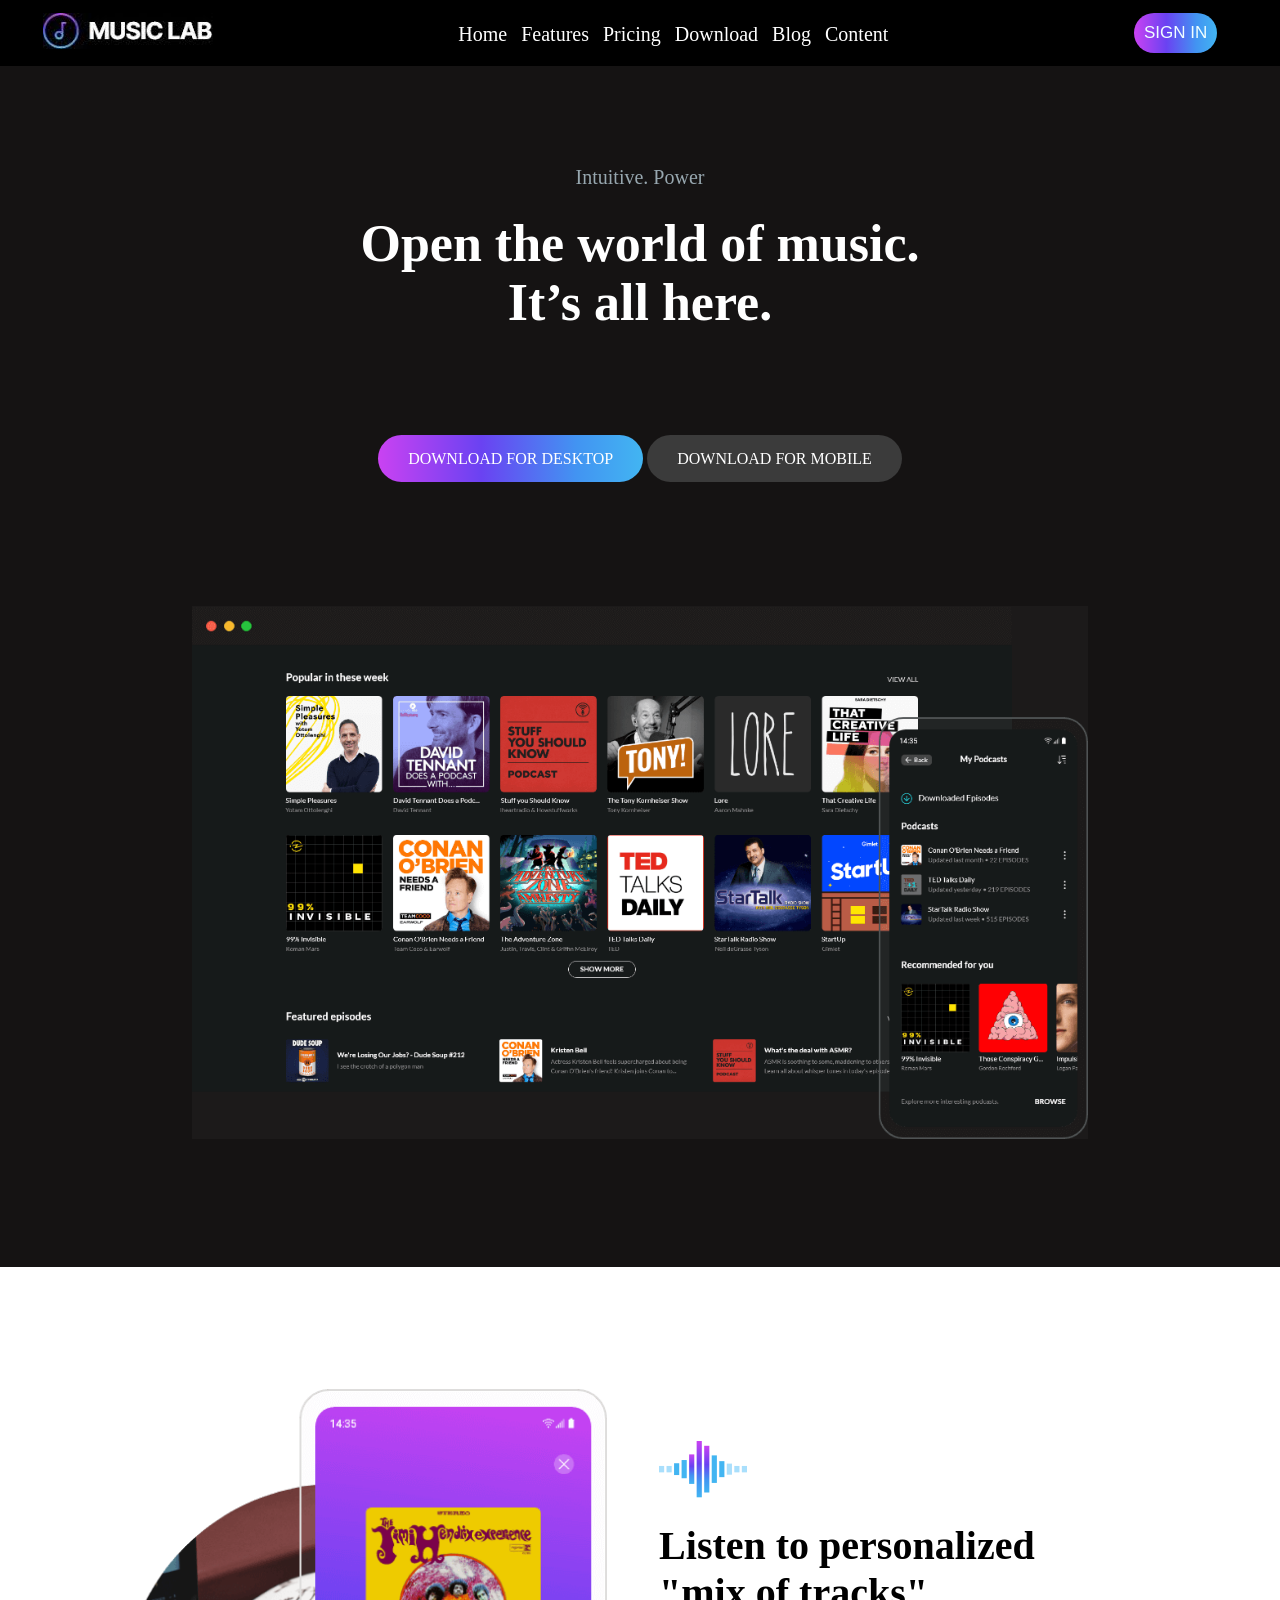
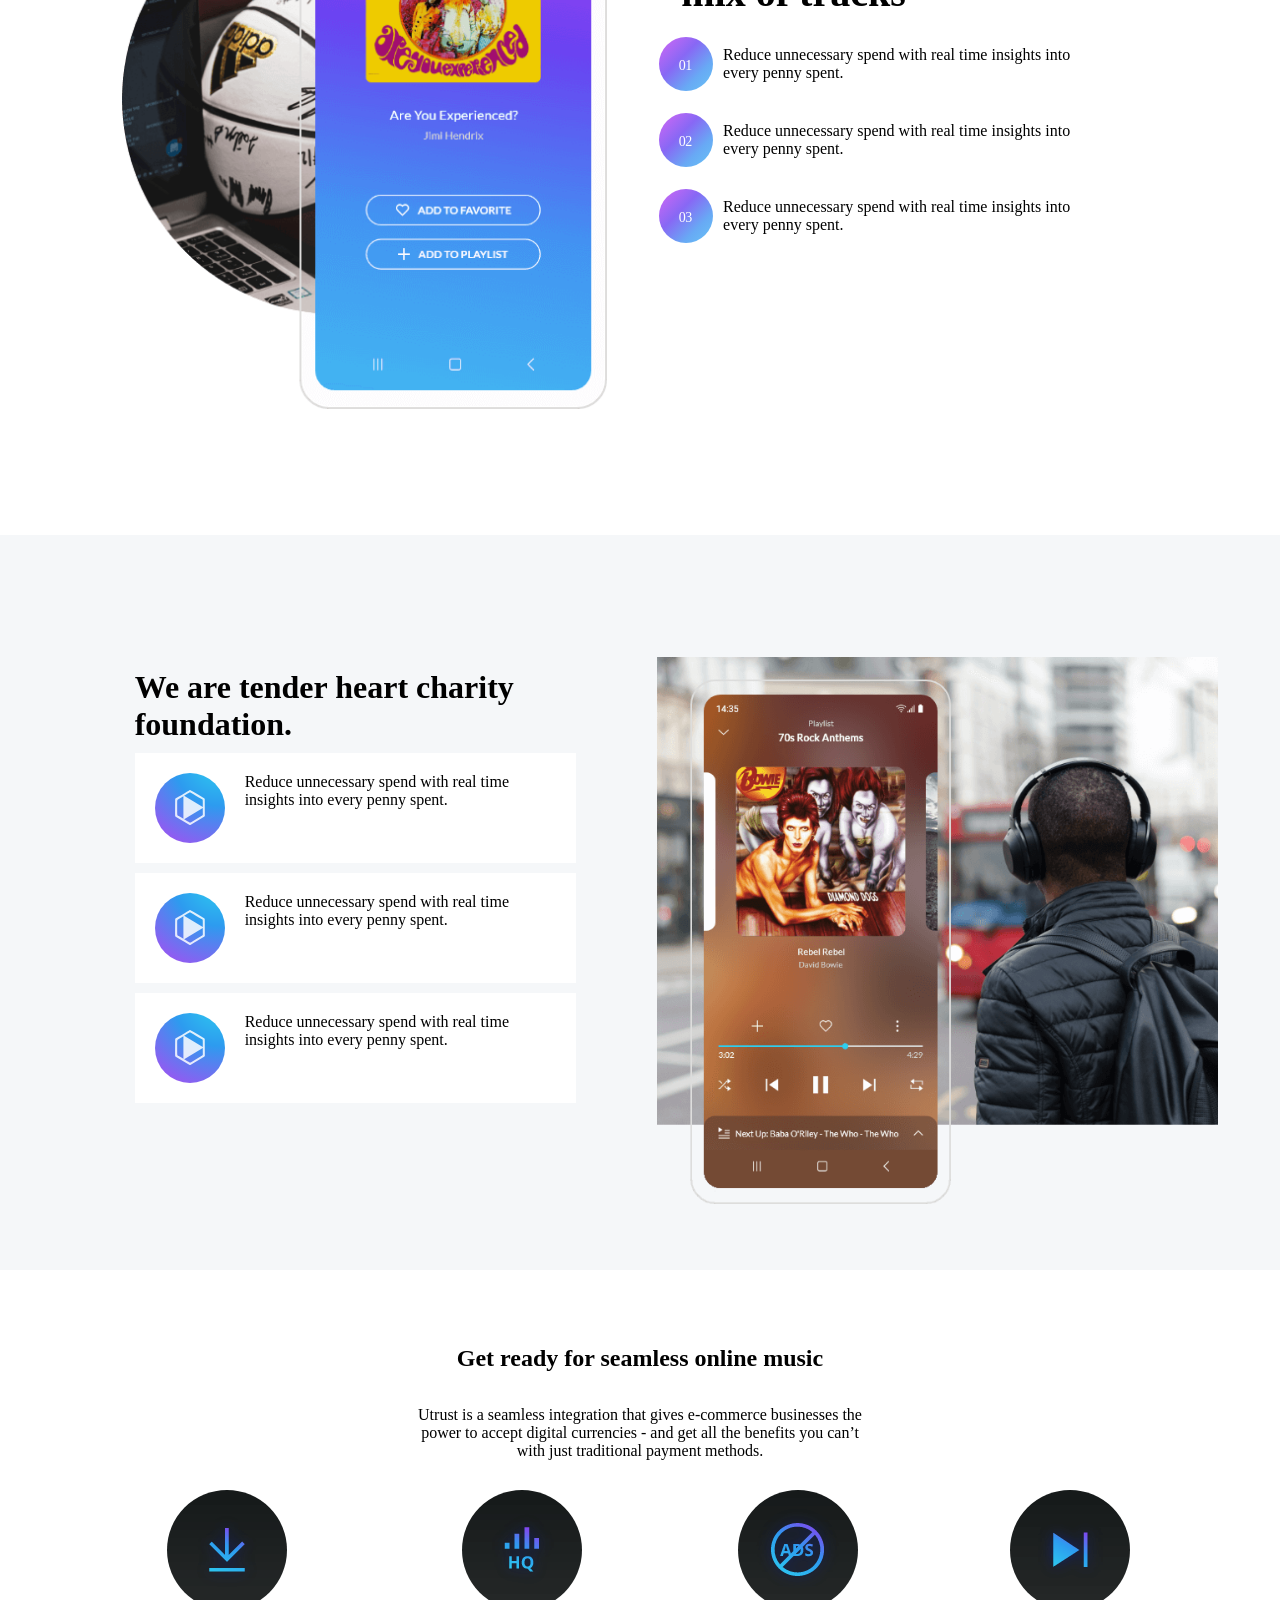
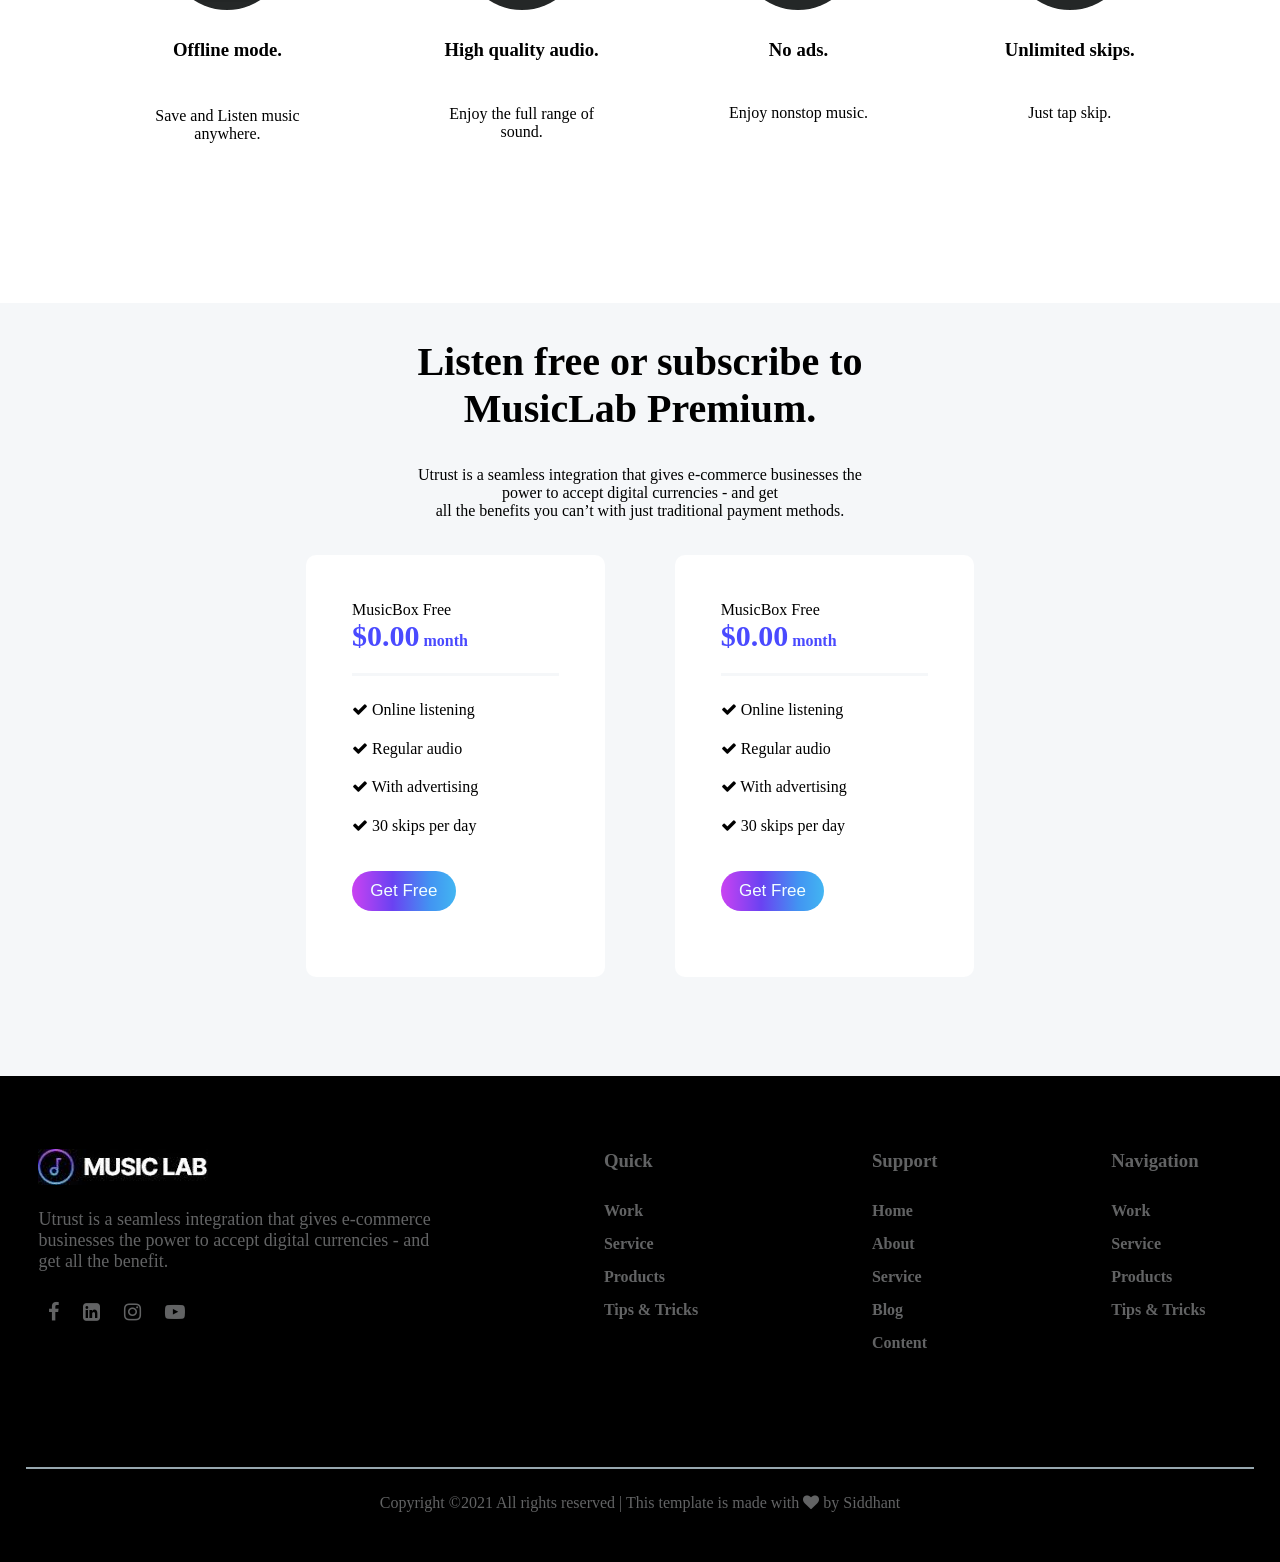
<file: index.html>
<!DOCTYPE html>
<html lang="en">
<head>
    <meta charset="UTF-8">
    <meta http-equiv="X-UA-Compatible" content="IE=edge">
    <meta name="viewport" content="width=device-width, initial-scale=1.0">
    <link rel="stylesheet" href="css/style1.css">
    <link rel="stylesheet" href="https://cdnjs.cloudflare.com/ajax/libs/font-awesome/4.7.0/css/font-awesome.min.css">
    <title>Music Lab</title>
</head>
<body>
    <section class="header">
    <nav>
        <a href="index1.html"><img src="img/logo.jpg" alt="logo"></a>
        <div class="nav-links" id="myLinks">   
            <ul>
                <li class="list"><a href="#"> Home     </a></li>
                <li class="list"><a href="#"> Features </a></li>
                <li class="list"><a href="#"> Pricing  </a></li>
                <li class="list"><a href="#"> Download </a></li>
                <li class="list"><a href="#"> Blog     </a></li>
                <li class="list"><a href="#"> Content  </a></li>
            </ul>
        </div> 
       <div class="btn">
        <button class="btn">SIGN IN</button>
        <i class="fa fa-bars"  id="btn_1"></i>
        </div>
    </nav>
    </section>
    <!-- ------------------------ download ------------------------- -->
    <section class="dwlnd">
        <div class="hero">
        <span id="sText" >
            Intuitive. Powerful. Runs everywhere
        </span>
        <h1>
            Open the world of music. <br> It’s all here.
        </h1>
        <div class="link">
            <a href="" id="bt1" >DOWNLOAD FOR DESKTOP</a>
            <a href="" id="bt2" >DOWNLOAD FOR MOBILE</a>
        </div>
    </div>
    <div class="hero-pic">
    <img src="img/xhero-desktop.png.pagespeed.ic.xxQqC5O0F5.webp" alt="">
    </div>
    </section>
<!-- ----------------------------- personalized mix of tracks ----------------------------- -->
<section class="personalized">
    <div class="personalized">
        <div class="pic">
        <img src="img/xabout1.png.pagespeed.ic.5Gj3LraFvx.webp" alt="" >
        </div>
        <div class="content_per">
            <div>
            <img src="img/xsound.png.pagespeed.ic.aqZmb5nW4H.webp" alt="">
            <h2>Listen to personalized <br> "mix of tracks"</h2>
            </div>
            <div id="f2">
            <div class="num">
                <img src="img/number1.svg" alt="">
                <p>Reduce unnecessary spend with real time insights into every penny spent.</p>
            </div>
            <div class="num">
                <img src="img/number2.svg" alt="">
                <p>Reduce unnecessary spend with real time insights into every penny spent.</p>
            </div>
            <div class="num">
                <img src="img/number3.svg" alt="">
                <p>Reduce unnecessary spend with real time insights into every penny spent.</p>
            </div>
            </div>
        </div>
    </div>
</section>
 <!-- ----------------------------- heart charity foundation ------------------------- -->
<section class="charity">
    <div class="charity1">
        <div class="content-charity">
            <h1>We are tender heart charity foundation.</h1>
            <div class="pic-img">
                <img src="img/finder.svg" alt="">
                <p>Reduce unnecessary spend with real time insights into every penny spent.</p>
            </div>
            <div class="pic-img">
                <img src="img/finder.svg" alt="">
                <p>Reduce unnecessary spend with real time insights into every penny spent.</p>
            </div>
            <div class="pic-img">
                <img src="img/finder.svg" alt="">
                <p>Reduce unnecessary spend with real time insights into every penny spent.</p>
            </div>
        </div>
        <div class="pimg">
        <img src="img/xabout2.png.pagespeed.ic.72aMp8Hctl.webp" alt="" >
        </div>
    </div>
</section>
<!-- ----------------------------- seamless -------------------------- -->
<section class="seamless">
    <div class="seamless">
       <h1>Get ready for seamless online music</h1>
       <p>Utrust is a seamless integration that gives e-commerce businesses the power to accept digital currencies - and get all the benefits you can’t with just traditional payment methods.</p>

    <div class="seamless-box">
        <div class="seam">
            <div>
                <img src="img/xonlinemusic1.png.pagespeed.ic.-YIR7EM0TZ.webp" alt="">
            </div>
            <h3>Offline mode.</h3>
            <p>Save and Listen music anywhere.</p>
        </div>
        <div class="seam">
            <div>
                <img src="img/xonlinemusic2.png.pagespeed.ic.Cceh80Y6Rl.webp" alt="">
            </div>
            <h3>High quality audio.</h3>
            <p>Enjoy the full range of sound.</p>
        </div>
        <div class="seam">
            <div>
                <img src="img/xonlinemusic3.png.pagespeed.ic.zgqB0nbRru.webp" alt="">
            </div>
            <h3>No ads.</h3>
            <p>Enjoy nonstop music.</p>
        </div>
        <div class="seam">
            <div>
                <img src="img/xonlinemusic4.png.pagespeed.ic.Eik9M26QE1.webp" alt="">
            </div>
            <h3>Unlimited skips.</h3>
            <p>Just tap skip.</p>
        </div>
    </div>

    </div>
</section>
<!-- ---------------------------subscription-------------------------- -->
<section class="subscribe">
<div class="subscribe1">
    <div class="one">
    <h1>Listen free or subscribe to <br>
    MusicLab Premium.</h1>
    <p>Utrust is a seamless integration that gives e-commerce businesses the <br> power to accept digital currencies - and get <br> all the benefits you can’t with just traditional payment methods.</p>
</div>
<div class="subs-box">
    <div class="box">
        <div id="up_part">
        <p>MusicBox Free </p>
        <h4> <span id="ss">$0.00</span>
        <span>month</span>
        </h4>
        </div>
        <div id="list">
            <ul>
                <li><i class="fa fa-check"></i>  Online listening</li>
                <li><i class="fa fa-check"></i>  Regular audio</li>
                <li><i class="fa fa-check"></i>  With advertising</li>
                <li><i class="fa fa-check"></i>  30 skips per day</li>
            </ul>
        </div>
        <div class="btn">
           <button >Get Free</button>
        </div>
    </div>
    <div class="box">
        <div id="up_part">
        <p>MusicBox Free </p>
        <h4> <span id="ss">$0.00</span>
        <span>month</span>
        </h4>
        </div>
        <div id="list">
            <ul>
                <li><i class="fa fa-check"></i>  Online listening</li>
                <li><i class="fa fa-check"></i>  Regular audio</li>
                <li><i class="fa fa-check"></i>  With advertising</li>
                <li><i class="fa fa-check"></i>  30 skips per day</li>
            </ul>
        </div>
        <div class="btn">
           <button >Get Free</button>
        </div>
    </div>
</div>
</div>
</section>
<!------------------------------ Footer -------------------------------->
<section class="footer">   
<div class="footer1">
    <div class="social">
    <img src="img/logo.jpg" alt="">
    <p>Utrust is a seamless integration that gives e-commerce <br> businesses the power to accept digital currencies - and <br> get all the benefit.</p>
    <div class="social-media">
        <ul>
            <li><i class="fa fa-facebook"></i></li>
            <li><i class="fa fa-linkedin-square"></i></li>
            <li><i class="fa fa-instagram"></i></li>
            <li><i class="fa fa-youtube-play"></i></li>
        </ul>
    </div>
</div>
<div class="links">
    <div class="quick">
        <h3>Quick</h3>
        <ul>
            <li>Work</li>
            <li>Service</li>
            <li>Products</li>
            <li>Tips & Tricks</li>
        </ul>
    </div>
    <div class="quick">
        <h3>Support</h3>
        <ul>
            <li>Home</li>
            <li>About</li>
            <li>Service</li>
            <li>Blog</li>
            <li>Content</li>
        </ul>
    </div>
    <div class="quick">
        <h3>Navigation</h3>
        <ul>
            <li>Work</li>
            <li>Service</li>
            <li>Products</li>
            <li>Tips & Tricks</li>
        </ul>
    </div>
</div>
</div>
<div class="respect">
    <p>Copyright ©2021 All rights reserved | This template is made with <i class="fa fa-heart"></i> by Siddhant</p>
</div>
</section>
<script>
    const nav = document.getElementById('myLinks');
    const btn = document.getElementById('btn_1');
    btn.addEventListener('click',()=>{
        console.log("hii");
        nav.classList.toggle('active');
    });

    let sText = document.getElementById('sText').innerText;
    let index = 0;
    function writeText(){
        document.getElementById('sText').innerText = sText.slice(0, index);
        index++;
        if(index>sText.length-1){
            index = 0;
        }
    }
    setInterval(writeText,100);
</script>
</body>
</html>
</file>
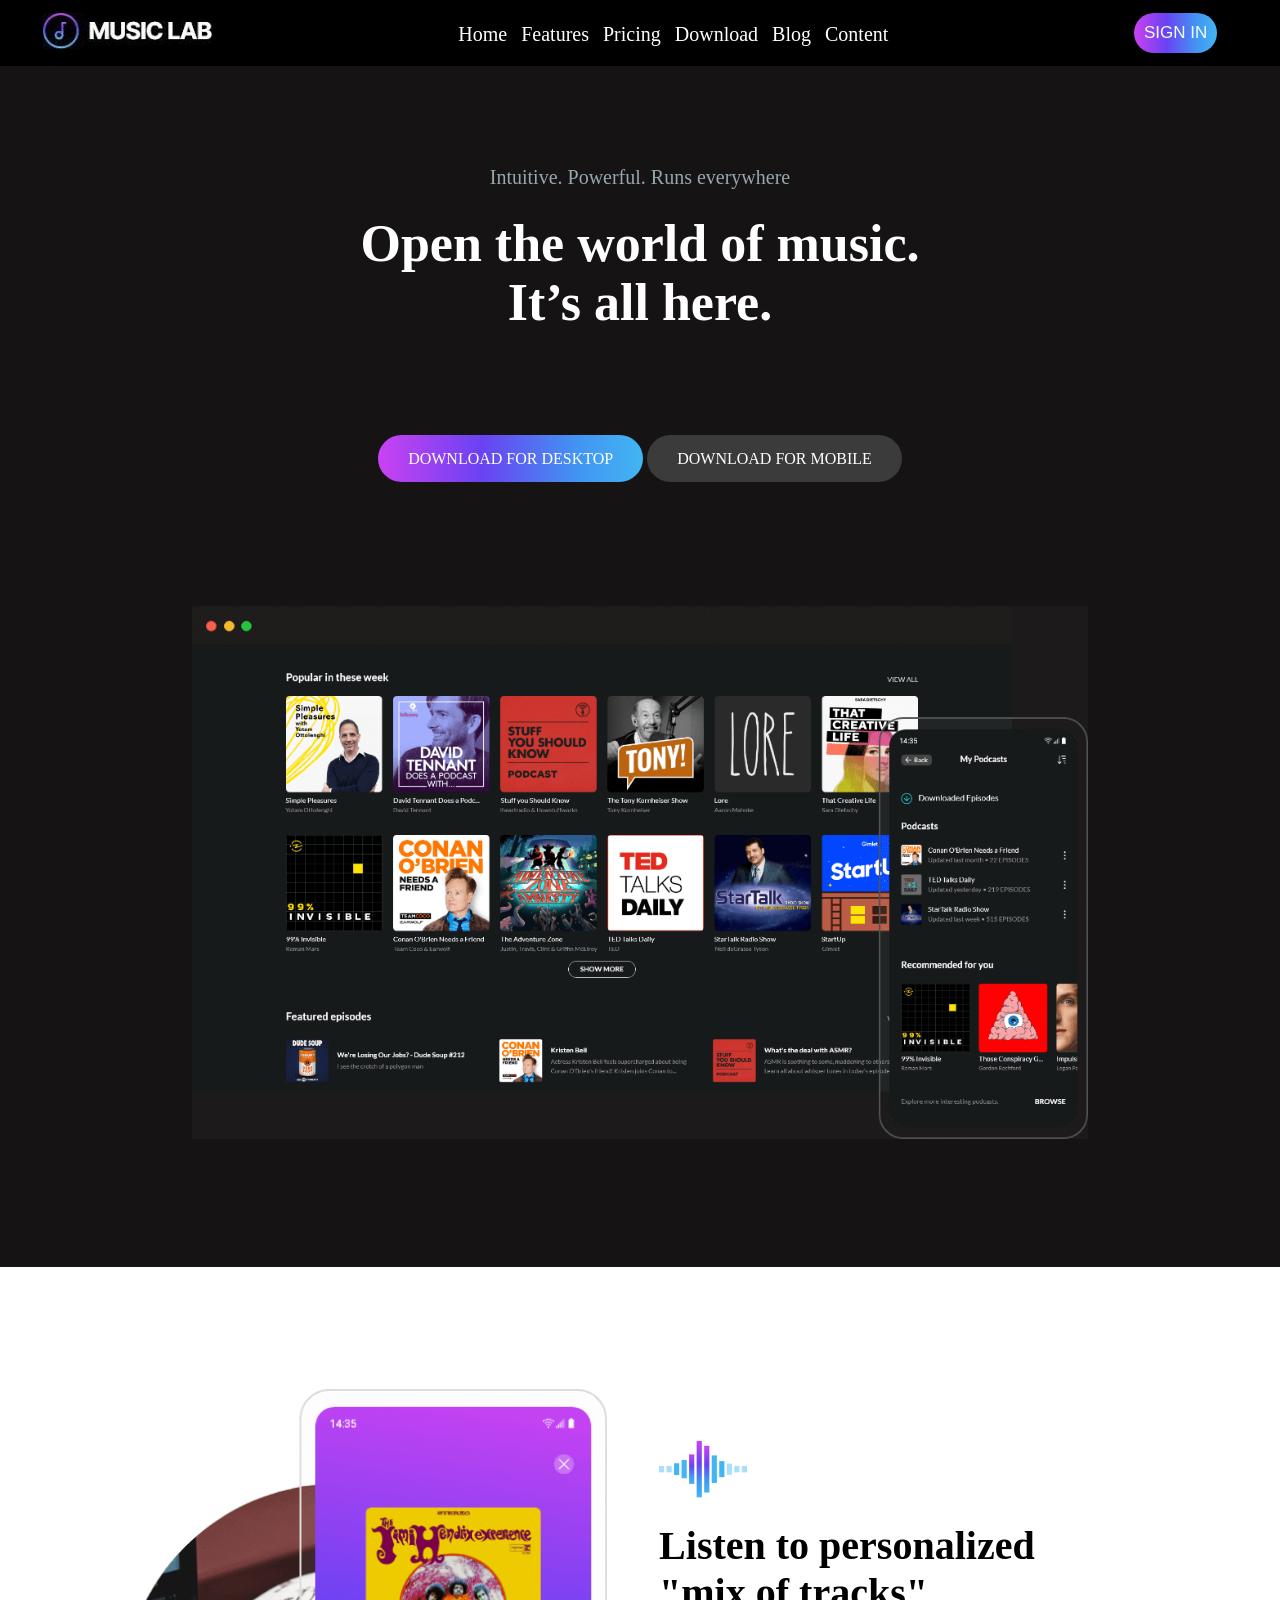
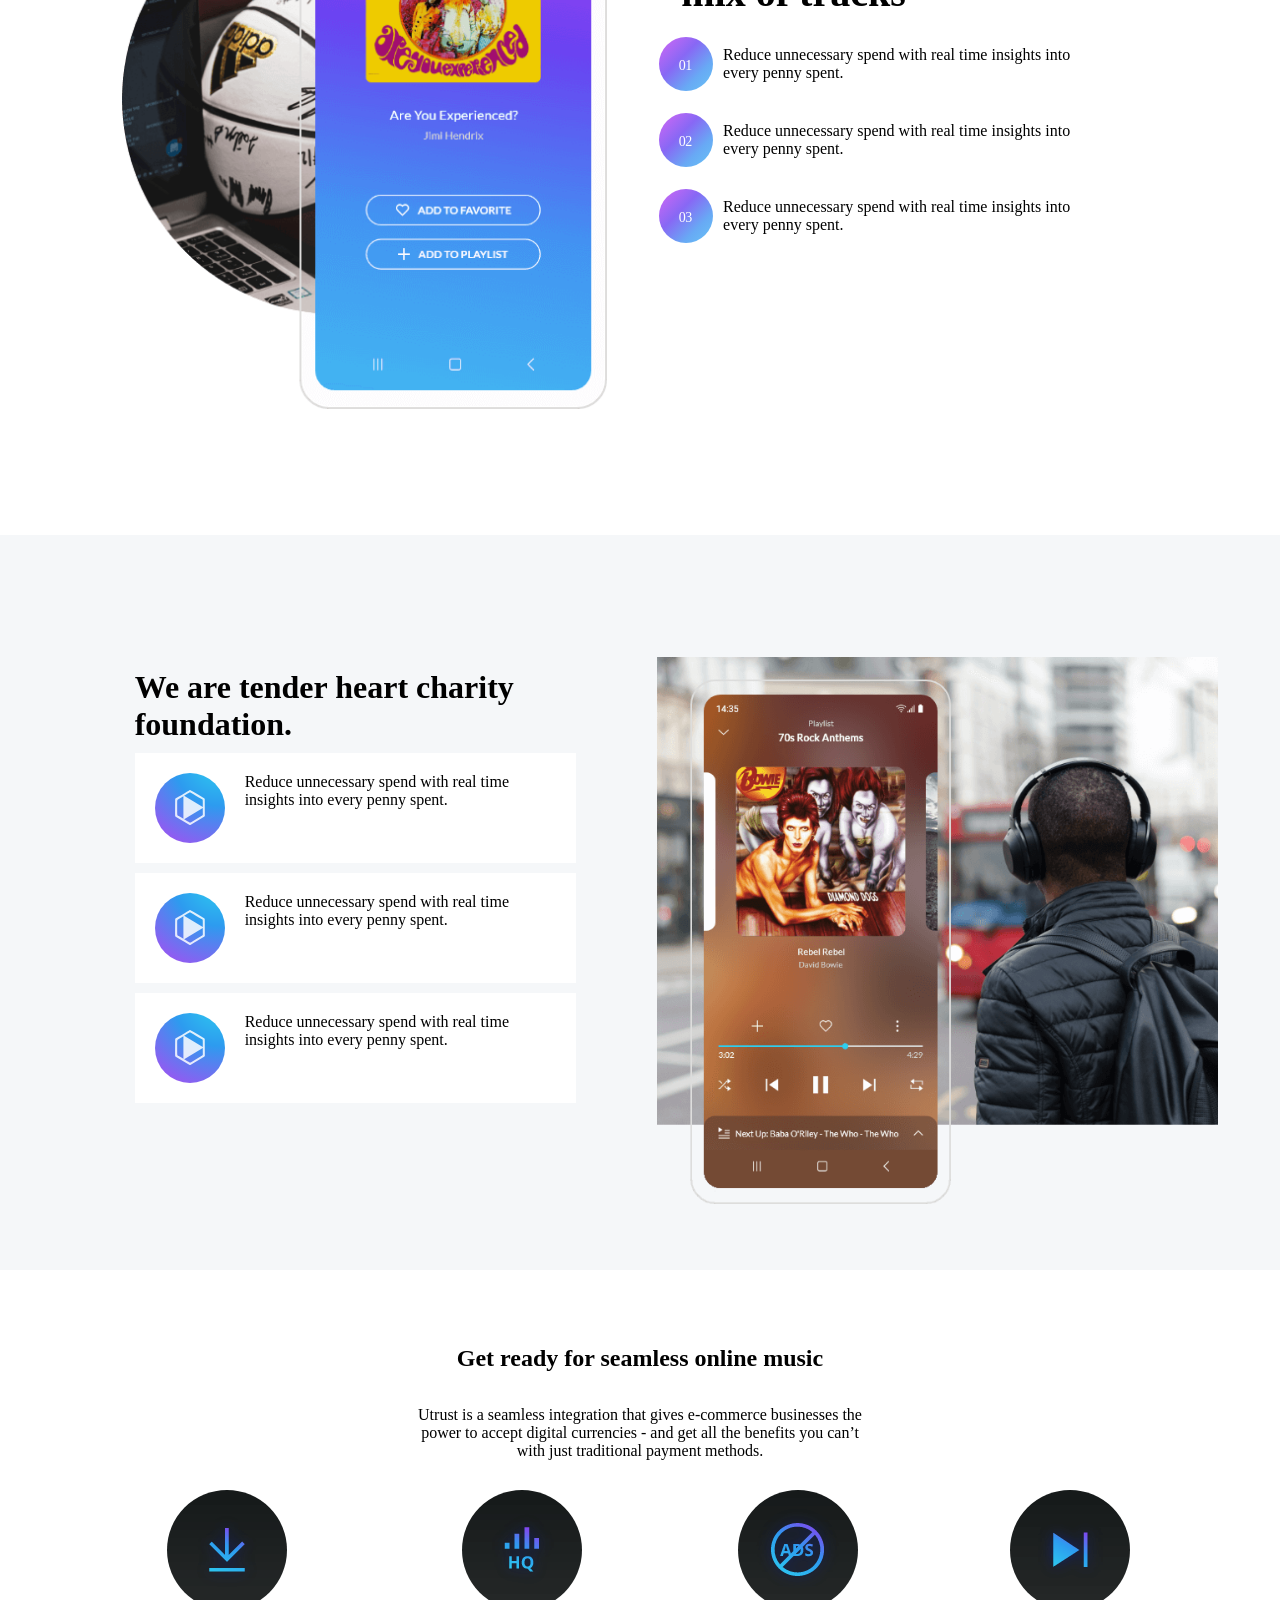
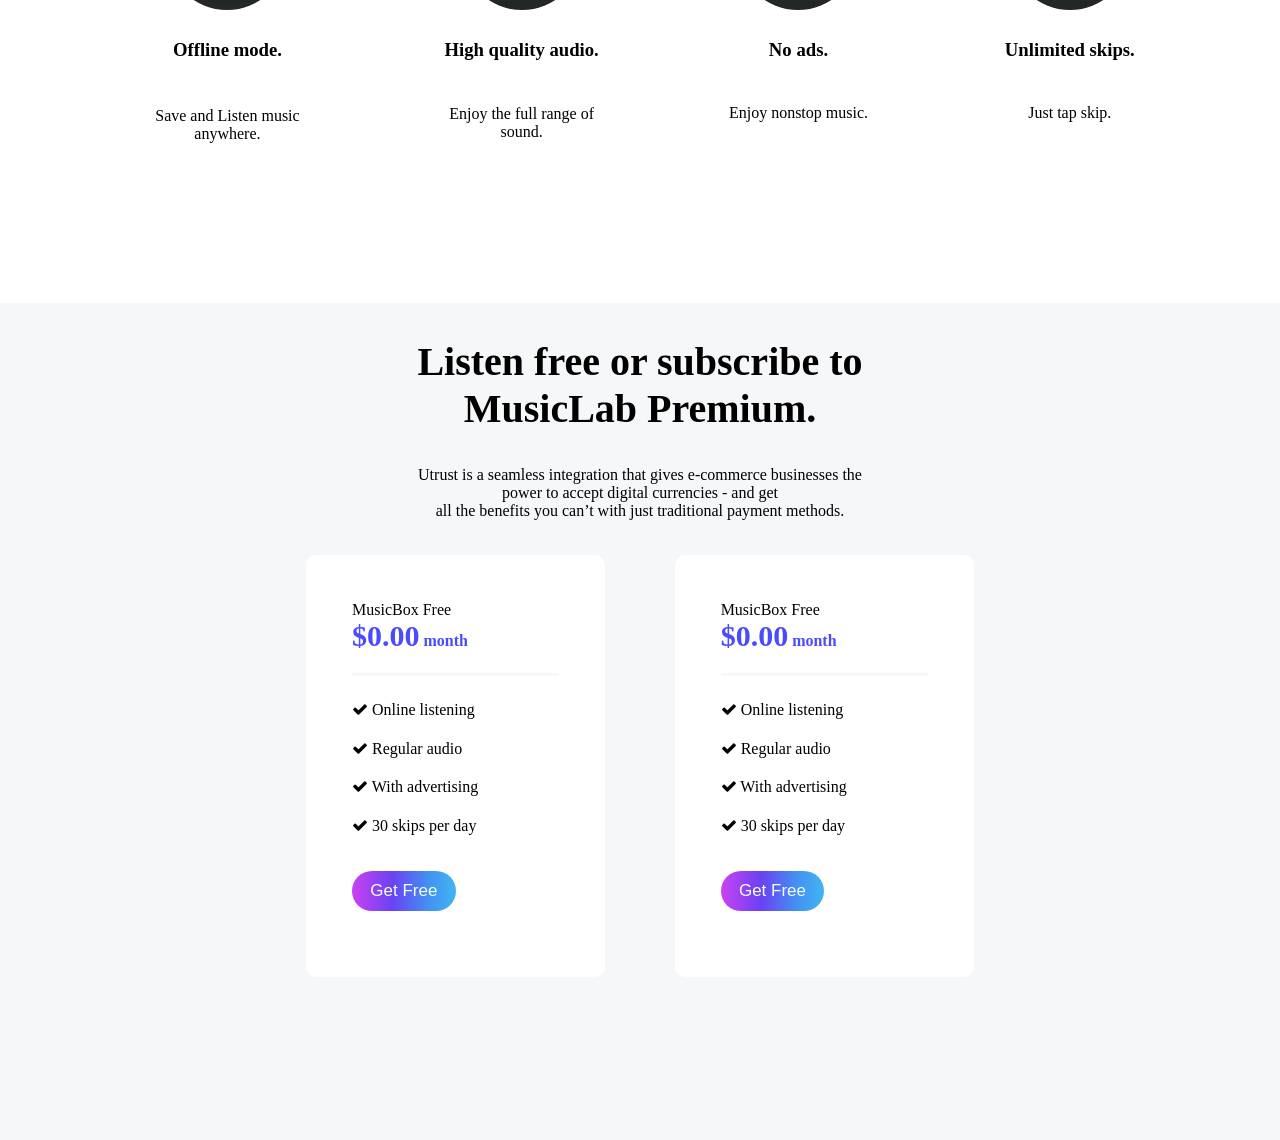
<file: index1.html>
<!DOCTYPE html>
<html lang="en">
<head>
    <meta charset="UTF-8">
    <meta http-equiv="X-UA-Compatible" content="IE=edge">
    <meta name="viewport" content="width=device-width, initial-scale=1.0">
    <link rel="stylesheet" href="css/style1.css">
    <link rel="stylesheet" href="https://cdnjs.cloudflare.com/ajax/libs/font-awesome/4.7.0/css/font-awesome.min.css">
    <title>Music Lab</title>
</head>
<body>
    <section class="header">
    <nav>
        <a href="index1.html"><img src="img/logo.jpg" alt="logo"></a>
        <div class="nav-links">   
            <ul>
                <li class="list"><a href="#"> Home     </a></li>
                <li class="list"><a href="#"> Features </a></li>
                <li class="list"><a href="#"> Pricing  </a></li>
                <li class="list"><a href="#"> Download </a></li>
                <li class="list"><a href="#"> Blog     </a></li>
                <li class="list"><a href="#"> Content  </a></li>
            </ul>
        </div> 
       <div class="btn">
        <button class="btn">SIGN IN</button>
        <i class="fa fa-bars"></i>
        </div>
    </nav>
    </section>
    <!-- ------------------------ download ------------------------- -->
    <section class="dwlnd">
        <div class="hero">
        <span>
            Intuitive. Powerful. Runs everywhere
        </span>
        <h1>
            Open the world of music. <br> It’s all here.
        </h1>
        <div class="link">
            <a href="" id="bt1" >DOWNLOAD FOR DESKTOP</a>
            <a href="" id="bt2" >DOWNLOAD FOR MOBILE</a>
        </div>
    </div>
    <div class="hero-pic">
    <img src="img/xhero-desktop.png.pagespeed.ic.xxQqC5O0F5.webp" alt="">
    </div>
    </section>
<!-- ----------------------------- personalized mix of tracks ----------------------------- -->
<section class="personalized">
    <div class="personalized">
        <div class="pic">
        <img src="img/xabout1.png.pagespeed.ic.5Gj3LraFvx.webp" alt="" >
        </div>
        <div class="content_per">
            <div>
            <img src="img/xsound.png.pagespeed.ic.aqZmb5nW4H.webp" alt="">
            <h2>Listen to personalized <br> "mix of tracks"</h2>
            </div>
            <div id="f2">
            <div class="num">
                <img src="img/number1.svg" alt="">
                <p>Reduce unnecessary spend with real time insights into every penny spent.</p>
            </div>
            <div class="num">
                <img src="img/number2.svg" alt="">
                <p>Reduce unnecessary spend with real time insights into every penny spent.</p>
            </div>
            <div class="num">
                <img src="img/number3.svg" alt="">
                <p>Reduce unnecessary spend with real time insights into every penny spent.</p>
            </div>
            </div>
        </div>
    </div>
</section>
 <!-- ----------------------------- heart charity foundation ------------------------- -->
<section class="charity">
    <div class="charity1">
        <div class="content-charity">
            <h1>We are tender heart charity foundation.</h1>
            <div class="pic-img">
                <img src="img/finder.svg" alt="">
                <p>Reduce unnecessary spend with real time insights into every penny spent.</p>
            </div>
            <div class="pic-img">
                <img src="img/finder.svg" alt="">
                <p>Reduce unnecessary spend with real time insights into every penny spent.</p>
            </div>
            <div class="pic-img">
                <img src="img/finder.svg" alt="">
                <p>Reduce unnecessary spend with real time insights into every penny spent.</p>
            </div>
        </div>
        <div class="pimg">
        <img src="img/xabout2.png.pagespeed.ic.72aMp8Hctl.webp" alt="" >
        </div>
    </div>
</section>
<!-- ----------------------------- seamless -------------------------- -->
<section class="seamless">
    <div class="seamless">
       <h1>Get ready for seamless online music</h1>
       <p>Utrust is a seamless integration that gives e-commerce businesses the power to accept digital currencies - and get all the benefits you can’t with just traditional payment methods.</p>

    <div class="seamless-box">
        <div class="seam">
            <div>
                <img src="img/xonlinemusic1.png.pagespeed.ic.-YIR7EM0TZ.webp" alt="">
            </div>
            <h3>Offline mode.</h3>
            <p>Save and Listen music anywhere.</p>
        </div>
        <div class="seam">
            <div>
                <img src="img/xonlinemusic2.png.pagespeed.ic.Cceh80Y6Rl.webp" alt="">
            </div>
            <h3>High quality audio.</h3>
            <p>Enjoy the full range of sound.</p>
        </div>
        <div class="seam">
            <div>
                <img src="img/xonlinemusic3.png.pagespeed.ic.zgqB0nbRru.webp" alt="">
            </div>
            <h3>No ads.</h3>
            <p>Enjoy nonstop music.</p>
        </div>
        <div class="seam">
            <div>
                <img src="img/xonlinemusic4.png.pagespeed.ic.Eik9M26QE1.webp" alt="">
            </div>
            <h3>Unlimited skips.</h3>
            <p>Just tap skip.</p>
        </div>
    </div>

    </div>
</section>
<!-- ---------------------------subscription-------------------------- -->
<section class="subscribe">
<div class="subscribe1">
    <div class="one">
    <h1>Listen free or subscribe to <br>
    MusicLab Premium.</h1>
    <p>Utrust is a seamless integration that gives e-commerce businesses the <br> power to accept digital currencies - and get <br> all the benefits you can’t with just traditional payment methods.</p>
</div>
<div class="subs-box">
    <div class="box">
        <div id="up_part">
        <p>MusicBox Free </p>
        <h4> <span id="ss">$0.00</span>
        <span>month</span>
        </h4>
        </div>
        <div id="list">
            <ul>
                <li><i class="fa fa-check"></i>  Online listening</li>
                <li><i class="fa fa-check"></i>  Regular audio</li>
                <li><i class="fa fa-check"></i>  With advertising</li>
                <li><i class="fa fa-check"></i>  30 skips per day</li>
            </ul>
        </div>
        <div class="btn">
           <button >Get Free</button>
        </div>
    </div>
    <div class="box">
        <div id="up_part">
        <p>MusicBox Free </p>
        <h4> <span id="ss">$0.00</span>
        <span>month</span>
        </h4>
        </div>
        <div id="list">
            <ul>
                <li><i class="fa fa-check"></i>  Online listening</li>
                <li><i class="fa fa-check"></i>  Regular audio</li>
                <li><i class="fa fa-check"></i>  With advertising</li>
                <li><i class="fa fa-check"></i>  30 skips per day</li>
            </ul>
        </div>
        <div class="btn">
           <button >Get Free</button>
        </div>
    </div>
</div>

</div>
</section>
</body>
</html>
</file>
<file: css/style1.css>
*{
    margin: 0;
    padding: 0;
}
body{
    font-family: 'Inter';
    overflow-x: hidden;
}
.header{
    position: relative;
}
nav{
    display: flex;
    justify-content: space-between;
    flex-basis: 32%;
    margin: 0px 30px;
    padding: 1%;
}
.nav-links ul li{
    display: inline-block;  /*This makes the items of  lists in horizontal*/
    margin-top: 10px;
}
.nav-links ul li a{
    text-decoration: none;
    font-size: 20px;
    padding: 2px 5px;
    margin-top: 5px;
    color: white;
    transition: 1s;
}
.nav-links ul li a:hover{
    color: #626364;
}
.btn button{
    margin-right:20px;
    cursor: pointer;
}
.btn button{
    font-family: 'Inter', sans-serif;
    font-size: 17px;
    padding: 10px;
    border-radius: 20px;
    background: linear-gradient(to right, rgb(202, 66, 242) 0%, rgb(106, 66, 242) 39%, rgb(66, 148, 242) 75%, rgb(66, 181, 242) 100%, rgb(125, 185, 232) 100%);
    color: azure;
    border-style: none;
}
.header::before{
    content: "";
    background: rgb(0, 0, 0);
    width: 100%;
    height: 100%;
    z-index: -1;
    position: absolute;
    opacity: 1;
}
.btn i{
    display: none;
}
nav .fa{
    color: rgb(70, 69, 69);
    font-size: 22px;
    margin: 10px;
    margin-right: 0px;
    cursor: pointer;
}
.link{
    padding:3% ;
}
@media(max-width:855px){
    .btn button{
    display: none;
    }
    .btn i{
        display: block;
    }
    .nav-links{
        position: fixed;
        width: 100vw;
        top: 45px;
        left: 0;
        height: 220px;
        text-align: center;
        background: rgb(49, 49, 49);
        justify-content: center;
        transform: translateY(-125%);
        z-index: 2;
        transition: 0.5s ease-in-out;
    }
    .nav-links ul li{
        display: block;
    }
    .nav-links.active{
        transform: translateY(0);
    }
}
/* ---------------------DOWNLOAD--------------- */
.dwlnd{
    text-align: center;
    position: relative;
}
.dwlnd .hero{
    padding-top: 100px;
    margin-bottom: 100px;
}
.dwlnd span{
    color: #97a7af;
    font-size: 20px;
    margin-bottom: 30px;
    margin-top: 100px;
    
}
.dwlnd::before{
    content: "";
    background: #151313;
    left: 0;
    width: 100%;
    height: 100%;
    z-index: -1;
    position: absolute;
    opacity: 1;
}
.dwlnd .hero h1{
    position: relative;
    margin: 25px 0px;
    font-size: 52px;
    font-weight: 600;
    color: white;
    animation-name: b-t;
    animation-duration: 1s;
    animation-iteration-count: 1;
    
}
@keyframes b-t{
    0%{
        bottom: -250px;

    }
    100%{
        bottom: 0px;
    }
}
.dwlnd .link a{
    text-decoration: none;
    padding: 15px 30px;
    border-radius: 25px;
    color: white;
    margin: auto;
    margin-bottom: 20px;
    width: fit-content;       
}
.dwlnd .link{
   margin-top: 80px;
}
.dwlnd .link #bt1{
    position: relative;
    background: linear-gradient(to right, rgb(202, 66, 242) 0%, rgb(106, 66, 242) 39%, rgb(66, 148, 242) 75%, rgb(66, 181, 242) 100%, rgb(125, 185, 232) 100%);
    animation-name: l-r;
    animation-duration: 1.3s;
    animation-iteration-count: 1;
   
}
@keyframes l-r{
    0%{
        left: -250px;

    }
    100%{
       left: 0;
    }
}
.dwlnd .link #bt2{
    position: relative;
    background-color: rgb(59, 59, 59);
    animation-name: r-l;
    animation-duration: 1.3s;
    animation-iteration-count: 1;
    
}
@keyframes r-l{
    0%{
        right: -250px;

    }
    100%{
       right: 0;
    }
}
.dwlnd .link #bt2:hover{
    background: linear-gradient(to right, rgb(202, 66, 242) 0%, rgb(106, 66, 242) 39%, rgb(66, 148, 242) 75%, rgb(66, 181, 242) 100%, rgb(125, 185, 232) 100%);
}
.dwlnd .hero-pic{
    display: flex;
    justify-content: center;
    padding-bottom: 10%;
    padding-top: 0;
    overflow: hidden;
    
}
.dwlnd img{
    width: 70%;
}
@media(max-width:855px){
     .dwlnd .link{
        display: flex;
        flex-direction: column;
        flex-wrap: wrap;
    }
    .dwlnd .link a{
        font-size:small;
    }
    .dwlnd h1{
        font-size: 35px;
    }
    
}
/* ----------------------------- personalized mix of tracks ----------------------------- */
.personalized{
    padding: 5%;
    display: flex;
}
.personalized .pic img{
    margin-right: 100px;
    width: 100%;
}
.content_per h2{
    font-size: 40px;
    margin-top: 20px;
}
.content_per{
    display: flex;
    flex-direction: column;
    padding: 5%;
    text-align: left;
}
.content_per div{
    margin-bottom: 20px;
}
.num{
    display: flex;
}
.num p{
    margin:10px;
}
@media(max-width:855px){
    .personalized{
        flex-direction: column;
    }
    .num{
        flex-direction: column;
    }
    .personalized .pic img{
        width: 100%;
        margin-right: 0px;
    }
    .num img{
        width: 70px;
    }
    .content_per{
        padding-left: 0;
    }
    .content_per h2{
        font-size: 20px;
    }
}
/* -----------------------heart charity foundation.---------------------- */
.charity{
    position: relative;
   
}
.charity::before{
    content: "";
    background: #F5F7F9;
    height: 100%;
    width: 100%;
    position: absolute;
    opacity: 1;
    z-index: -1;
}
.charity1{
    display: flex;
    padding: 3%;
}
.content-charity{
    padding: 8%;
    width: 40%;
   
}
.content-charity h1{
    font-size: 32px;
} 
.pic-img{
    display: flex;
    margin: 10px;
    margin-left: 0;
    width: 100%;
    padding: 20px;
    background-color: #fff;
    
}
.pimg{
    margin-top: 5%;
    margin-left: 0;
    padding: 2%;
}
.pimg img{
    width: 100%;
}
.pic-img img{
    margin-right: 20px;
   
}
@media(max-width:855px){
    .charity1{
        flex-direction: column;
    }
    .content-charity h1{
        font-size: 16px;
    }
    .content-charity{
        padding: 2%;
        width: 86%;
    }
    .pic-img{
        width: 100%;
    }
}
/* ------------------ seamless -------------------- */
.seamless{
    text-align: center;
    padding: 3%;
}

.seamless h1{
    margin-bottom: 3%;
}
.seamless p{
    padding: 30px;
    padding-top: 0;
    padding-left: 30%;
    padding-right: 30%;
}
.seamless-box{
    display: flex;
    flex-wrap: wrap;
    justify-content: space-around;
    vertical-align: center;
}
.seamless img{
    margin: 0 30px;
}
.seam h3{
    margin: 25px 0;
}
.seam p{
    padding: 10%;
}
@media(max-width:855px){
    .seamless p{
        padding: 30px;
        padding-top: 0;
    }
}
/* ------------------------Subscription--------------------- */
.subscribe{
    text-align: center;
    position: relative;
    padding: 5%;
}
.subscribe::before{
    content: "";
    width: 100%;
    height: 100%;
    background: #F5F7F9;
    position: absolute;
    left: 0;
    z-index: -1;
    opacity: 1;
}
.subscribe1 h1{
    margin: 3%;
    font-size: 2.5rem;
    font-weight: 600;
}
.subscribe .subscribe1 p{
   text-align: center;
}
.subs-box{
    display: flex;
    justify-content: center;   
}
.subs-box .box{
    margin: 3%;
    padding: 4%;
    text-align: left;
    background: white;
    border-radius: 10px;
    width: 18%;
}
.subs-box .box h4{
    color: rgb(74, 74, 255);
    margin-bottom: 20px;
}
.subs-box .box h4 #ss{
    font-size: 30px;
    font-weight: 600;
}
.subs-box .box #up_part{
    border-bottom: 3px solid #F5F7F9;
}
.subs-box .box #up_part p{
    text-align: left;
}
.subs-box .box #list ul{
    list-style: none;
    line-height: 1.8rem;
    margin-top: 20px;
}
.subs-box .box #list ul li{
    margin: 10px 0;
}
.subs-box .box:hover {
 color: white;
 background-color: #151313;
 transition: 0.5s;
}
.subs-box .box:hover #list ul li i{
    color: white;
}
.subs-box .box:hover #list ul li{
    color: #626364;
}
.box .btn button{
    width: 50%;
    margin: 20px 0;
}
.subs-box .box:hover .btn button{
    background: #151313;
    border: 1px solid rgb(74, 74, 255);
    color: rgb(74, 74, 255);
}
@media(min-width:601px) and (max-width:855px){
    .subs-box{
        flex-direction: column;
        justify-content: center;
    }
    .box .btn button{
        display: block;
    }
    .subs-box .box{
        width: 34%;
        margin-left: 30%;
    }
}
@media(max-width:600px){
    .subs-box{
        flex-direction: column;
        justify-content: center;
    }
    .box .btn button{
        display: block;
    }
    .subs-box .box{
        width: 95%;
        margin-left: 0;
    }
}
/*----------------Footer-------------*/
.footer{
    position: relative;
    color: #626364;
}
.footer1{
    padding: 3%;
    display: flex;
    justify-content: space-between;   
}
.footer::before{
    content: "";
    background-color: black;
    width: 100%;
    height: 100%;
    position:absolute;
    opacity: 1;
    z-index: -1;
}
.social-media ul li{
    display: inline-block;
    margin: 10px;
    font-size: 20px;
}
.social-media ul li i{
    cursor: pointer;
}
.social-media ul li i:hover{
    color: #97a7af;
    transform: translateY(-3px);
}
.social img{
    margin-top: 35px;
}
.social p{
    margin: 5% 0;
    font-size: large;
}
.social-media ul{
    list-style: none;
}
.links{
    padding: 3%;
    display: flex;
    width: 50%;
    justify-content: space-between;
}
.links ul{
    list-style: none;
}
.quick h3{
    margin-bottom: 30px;
    font-weight: bolder;
}
.links ul li{
    margin: 15px 0;
    text-align: left;
    font-size: medium;
    font-weight: bold;
    width: fit-content;
    cursor: pointer;
    position: relative;
    
}
.links .quick ul li::after{
    content: "";
    width: 0;
    right: 0;
    bottom: 0;
    background: #97a7af;
    height: 2px;
    position: absolute;
    opacity: 1;
    z-index: 2;
}
.links .quick ul li:hover::after{
    width: 100%;
    transition: 0.5s;
}
.respect{
    padding: 2%;
    text-align: center;
}
.respect p{
    padding: 2%;
    border-top: 2px solid #97a7af;
}
@media (max-width:700px){
    .footer1{
        flex-direction: column;
    }
    .links{
       width: 95%;
       font-weight: lighter;
    }
    .social{
        text-align: center;
    }
    .respect{
        padding: 0;
    }
}
</file>
